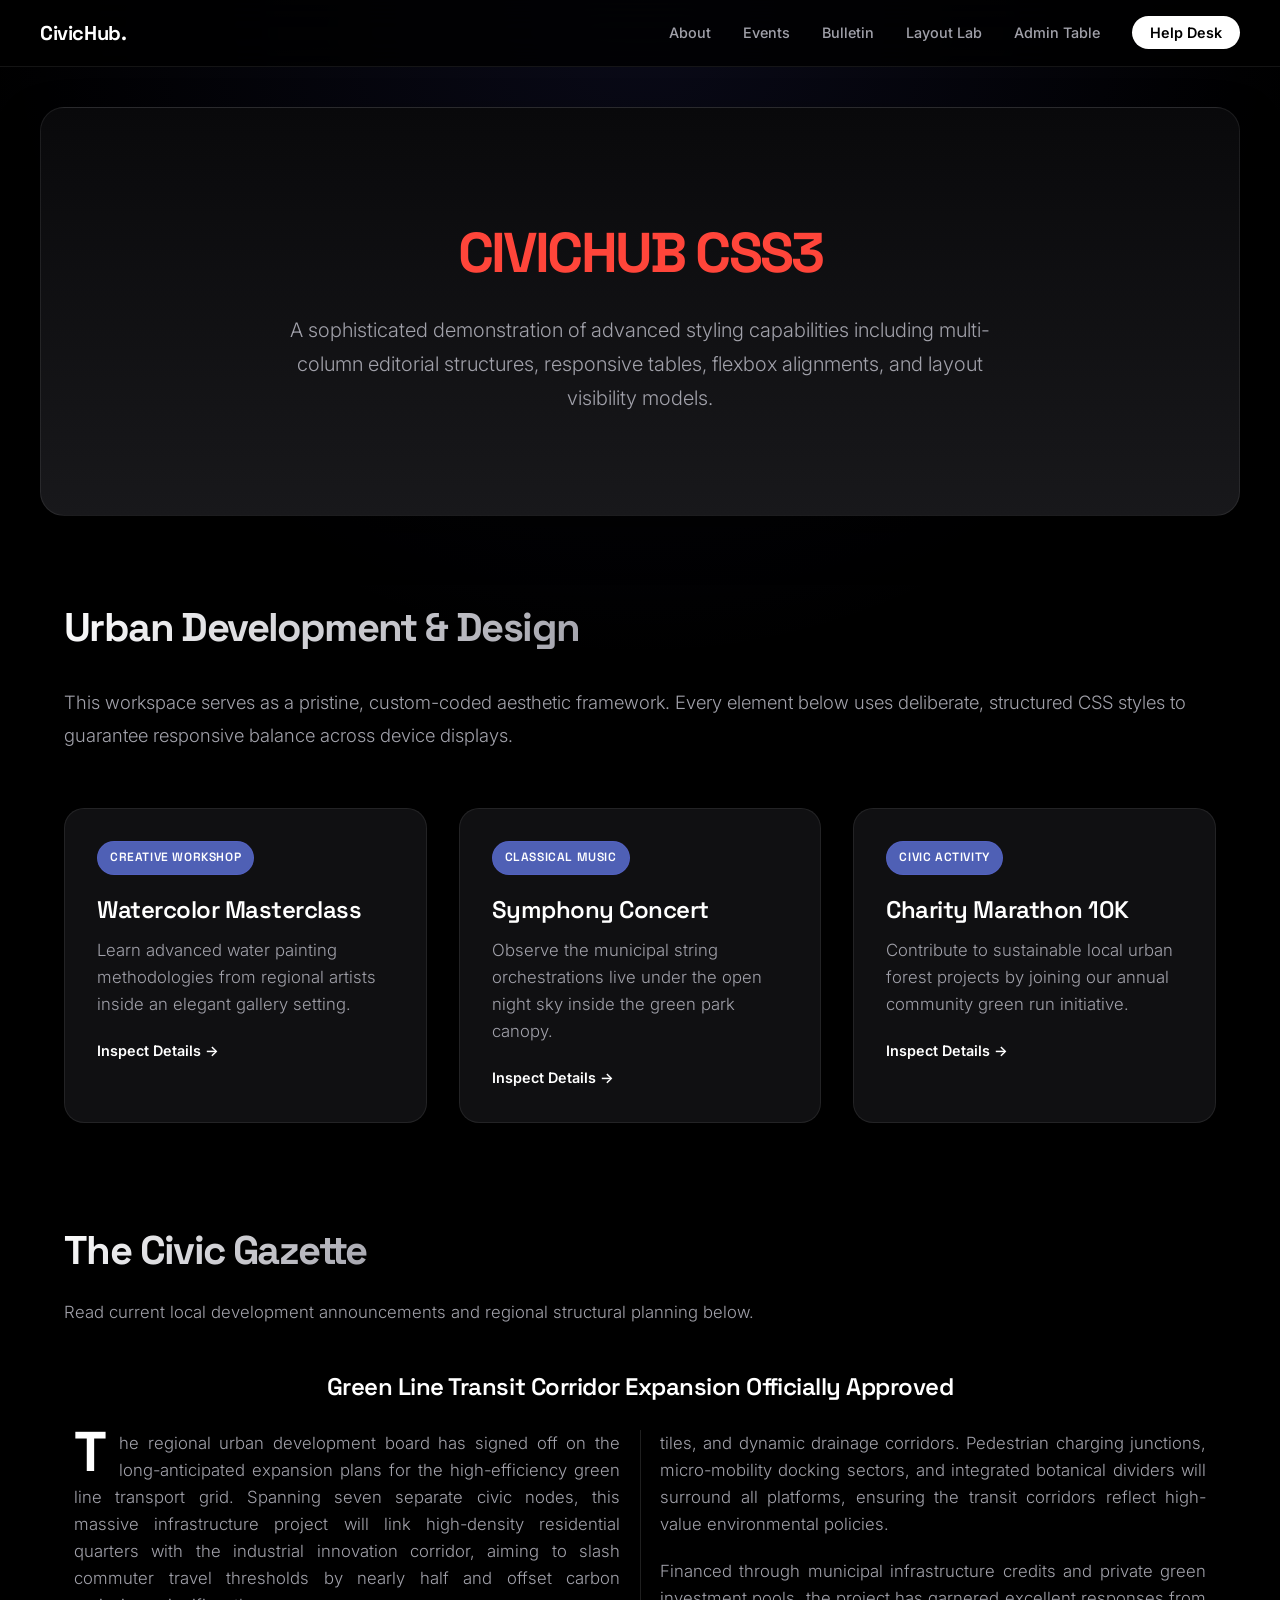
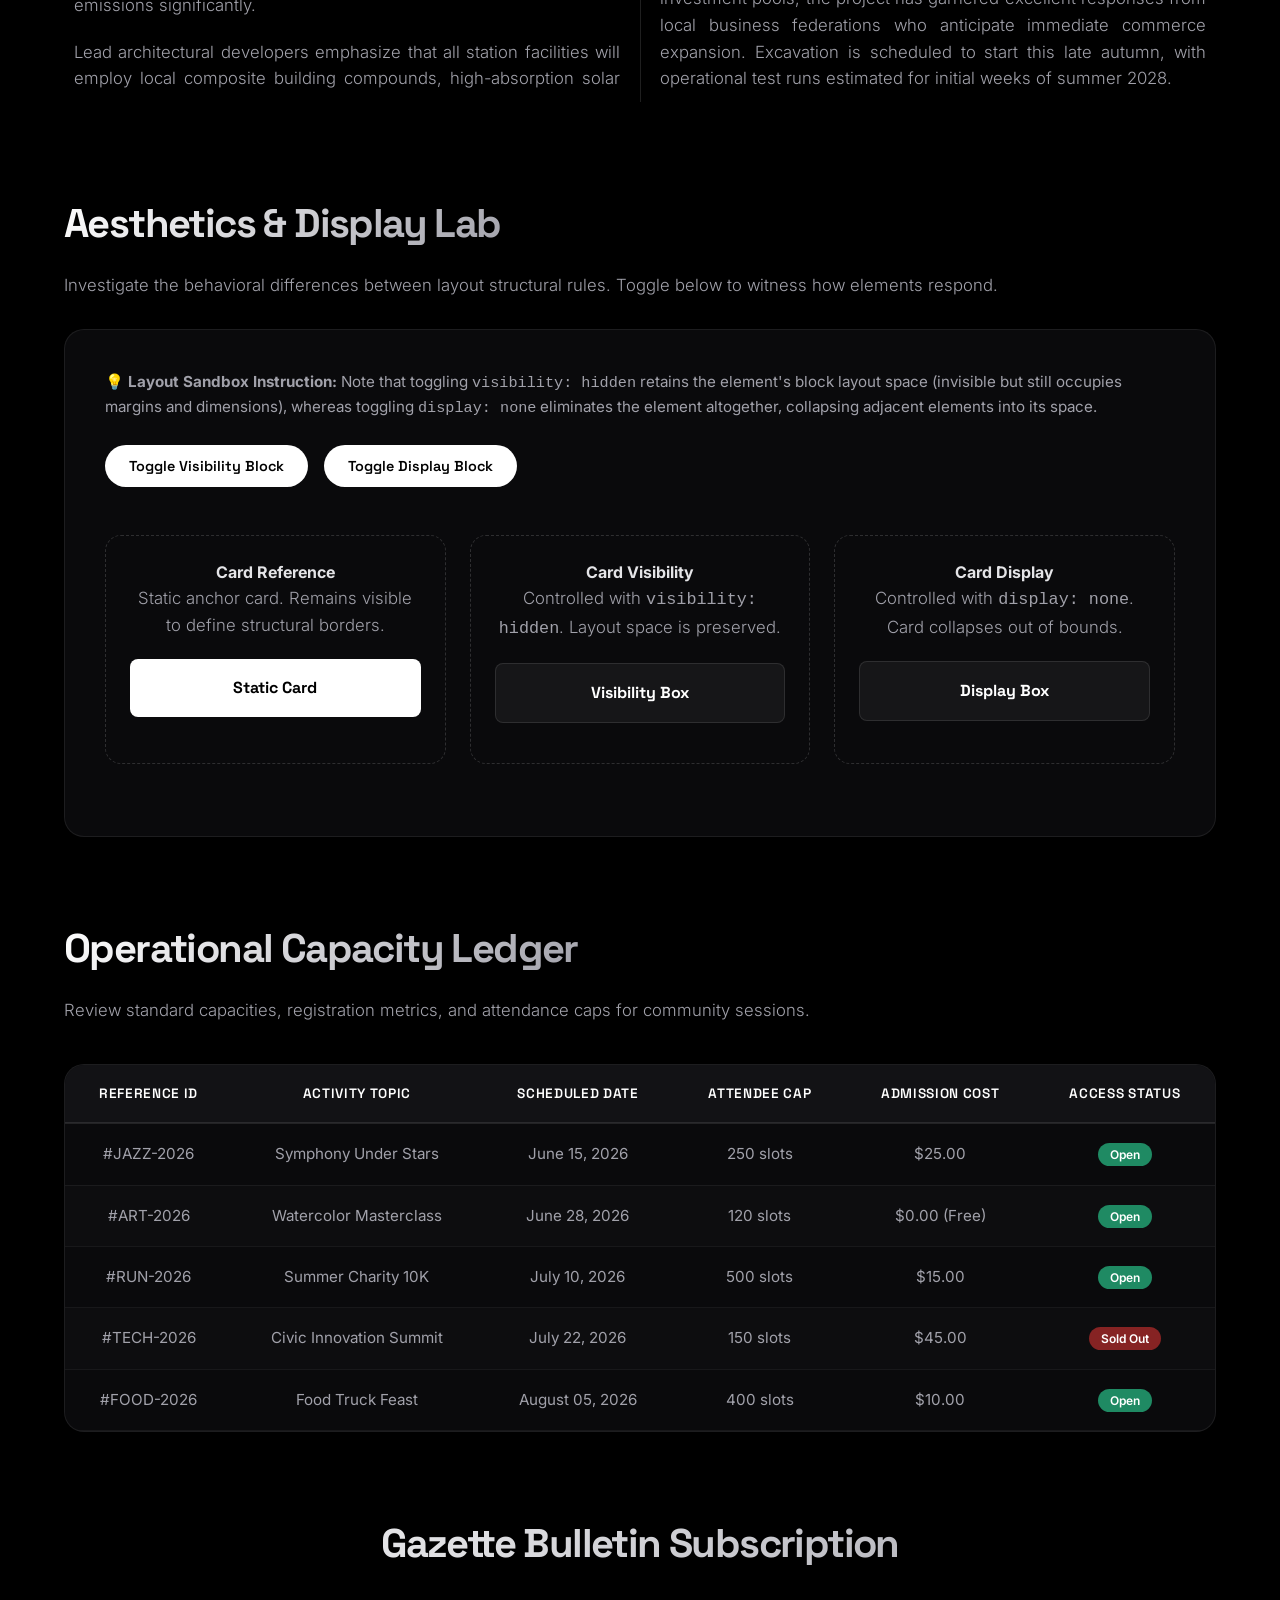
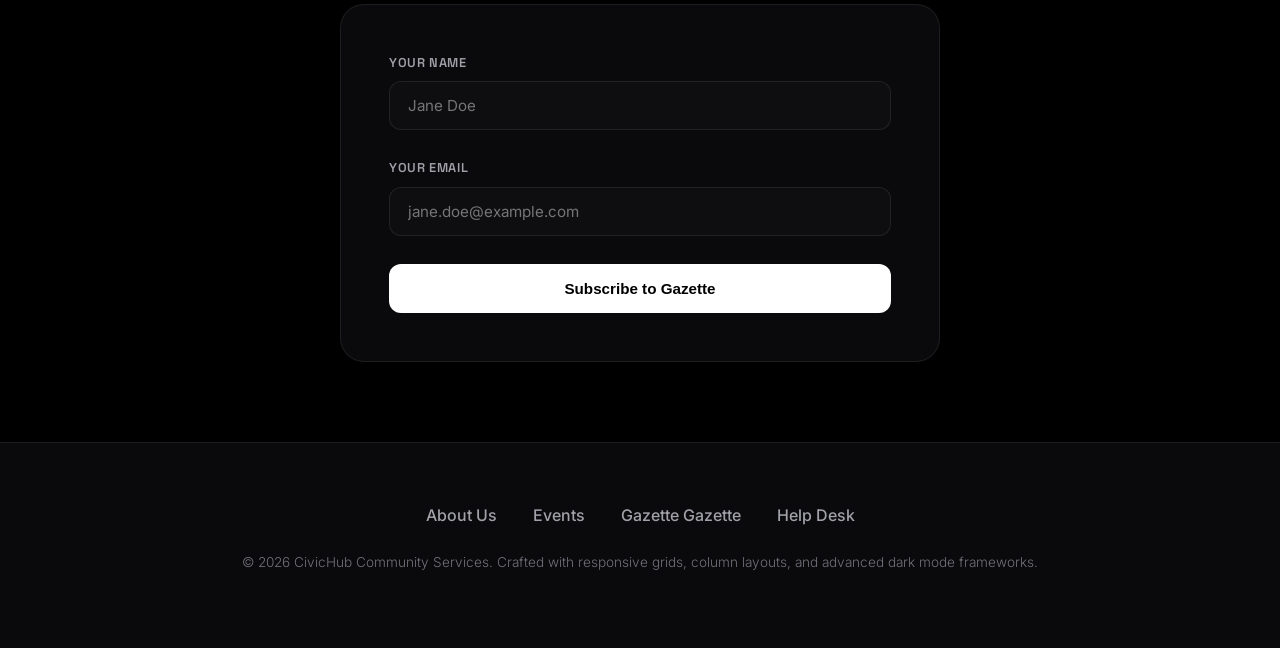
<file: CSS3-Exercises/index.html>
<!DOCTYPE html>
<html lang="en">
<head>
    <meta charset="UTF-8">
    <meta name="viewport" content="width=device-width, initial-scale=1.0">
    <title>CivicHub — CSS3 Premium Layout Lab</title>
    
    <!-- Google Fonts: Space Grotesk & Inter -->
    <link rel="preconnect" href="https://fonts.googleapis.com">
    <link rel="preconnect" href="https://fonts.gstatic.com" crossorigin>
    <link href="https://fonts.googleapis.com/css2?family=Inter:wght@300;400;500;600;700&family=Space+Grotesk:wght@500;700&display=swap" rel="stylesheet">
    
    <!-- ----------------------------------------------------
         Task 1: Embedded <style> tag in the <head> to define body background
         (Acts as the internal fallback CSS baseline, overridden by external styles.css)
         ---------------------------------------------------- -->
    <style>
        body {
            background-color: #000000; /* Embedded default dark baseline color */
        }
        
        /* Internal helper styling for the interactive layout comparison block */
        .interactive-section {
            background-color: #0a0a0c;
            padding: 40px;
            border-radius: 20px;
            box-shadow: 0 10px 30px rgba(0, 0, 0, 0.4);
            border: 1px solid rgba(255, 255, 255, 0.08);
            margin-top: 30px;
        }

        .toggle-btn {
            background-color: #ffffff;
            color: #000000;
            border: none;
            padding: 12px 24px;
            border-radius: 9999px;
            font-family: 'Space Grotesk', sans-serif;
            font-weight: 600;
            font-size: 0.9em;
            cursor: pointer;
            transition: all 0.2s ease;
            margin-right: 12px;
            margin-bottom: 16px;
        }

        .toggle-btn:hover {
            opacity: 0.9;
        }
        
        .toggle-status {
            font-size: 0.95rem;
            color: #a1a1aa;
            font-weight: 400;
            margin-bottom: 24px;
            line-height: 1.6;
        }
    </style>

    <!-- ----------------------------------------------------
         Task 1: Link an external stylesheet styles.css 
         (All reusable layouts and classes are resolved inside styles.css)
         ---------------------------------------------------- -->
    <link rel="stylesheet" href="styles.css">
</head>
<body>

    <!-- Task 6: Custom links, lists, and nav container -->
    <nav>
        <div class="brand">CivicHub.</div>
        <ul>
            <li><a href="#about">About</a></li>
            <li><a href="#cards">Events</a></li>
            <li><a href="#newspaper">Bulletin</a></li>
            <li><a href="#comparison">Layout Lab</a></li>
            <li><a href="#admin">Admin Table</a></li>
            <li><a href="help.html" class="cta-nav" target="_blank">Help Desk</a></li>
        </ul>
    </nav>

    <!-- Task 3: ID selector #mainHeader for the banner -->
    <header id="mainHeader">
        <!-- Task 1: Apply an inline style to make one heading red (Apple Red accent) -->
        <h1 style="color: #ff453a;">CivicHub CSS3</h1>
        <p>A sophisticated demonstration of advanced styling capabilities including multi-column editorial structures, responsive tables, flexbox alignments, and layout visibility models.</p>
    </header>

    <main class="section-container" id="about">
        
        <!-- Task 3: Element selector will style this <h2> -->
        <!-- Task 4: Gradient text header styled with CSS3 gradients -->
        <h2 class="gradient-header">Urban Development & Design</h2>
        <p style="font-size: 1.15rem; line-height: 1.8; margin-top: 10px; font-weight: 300;">
            This workspace serves as a pristine, custom-coded aesthetic framework. Every element below uses deliberate, structured CSS styles to guarantee responsive balance across device displays.
        </p>

        <!-- Task 3: Class selector .eventCard for event containers -->
        <!-- Task 10: Responsive layout using Grid system -->
        <div class="grid-layout" id="cards">
            
            <div class="eventCard">
                <span class="card-tag">Creative Workshop</span>
                <h3>Watercolor Masterclass</h3>
                <p>Learn advanced water painting methodologies from regional artists inside an elegant gallery setting.</p>
                <a href="#register" style="color:#ffffff; text-decoration:none; font-weight:600; font-size:0.9rem;">Inspect Details &rarr;</a>
            </div>

            <div class="eventCard">
                <span class="card-tag">Classical Music</span>
                <h3>Symphony Concert</h3>
                <p>Observe the municipal string orchestrations live under the open night sky inside the green park canopy.</p>
                <a href="#register" style="color:#ffffff; text-decoration:none; font-weight:600; font-size:0.9rem;">Inspect Details &rarr;</a>
            </div>

            <div class="eventCard">
                <span class="card-tag">Civic Activity</span>
                <h3>Charity Marathon 10K</h3>
                <p>Contribute to sustainable local urban forest projects by joining our annual community green run initiative.</p>
                <a href="#register" style="color:#ffffff; text-decoration:none; font-weight:600; font-size:0.9rem;">Inspect Details &rarr;</a>
            </div>

        </div>
    </main>

    <!-- Task 9: Newspaper Multiple Columns Layout -->
    <section class="section-container" id="newspaper">
        <h2 class="gradient-header">The Civic Gazette</h2>
        <p style="margin-bottom: 32px;">Read current local development announcements and regional structural planning below.</p>
        
        <!-- Newspaper layout rules applied here -->
        <article class="news-article-section">
            <h3 class="news-heading">Green Line Transit Corridor Expansion Officially Approved</h3>
            <p>
                <span class="drop-cap">T</span>he regional urban development board has signed off on the long-anticipated expansion plans for the high-efficiency green line transport grid. Spanning seven separate civic nodes, this massive infrastructure project will link high-density residential quarters with the industrial innovation corridor, aiming to slash commuter travel thresholds by nearly half and offset carbon emissions significantly.
            </p>
            <p>
                Lead architectural developers emphasize that all station facilities will employ local composite building compounds, high-absorption solar tiles, and dynamic drainage corridors. Pedestrian charging junctions, micro-mobility docking sectors, and integrated botanical dividers will surround all platforms, ensuring the transit corridors reflect high-value environmental policies.
            </p>
            <p>
                Financed through municipal infrastructure credits and private green investment pools, the project has garnered excellent responses from local business federations who anticipate immediate commerce expansion. Excavation is scheduled to start this late autumn, with operational test runs estimated for initial weeks of summer 2028.
            </p>
        </article>
    </section>

    <!-- Task 8: Box Model & Layout Control Interactive Playground -->
    <section class="section-container" id="comparison">
        <h2 class="gradient-header">Aesthetics & Display Lab</h2>
        <p>Investigate the behavioral differences between layout structural rules. Toggle below to witness how elements respond.</p>
        
        <div class="interactive-section">
            <div class="toggle-status">
                💡 <strong>Layout Sandbox Instruction:</strong> 
                Note that toggling <code>visibility: hidden</code> retains the element's block layout space (invisible but still occupies margins and dimensions), whereas toggling <code>display: none</code> eliminates the element altogether, collapsing adjacent elements into its space.
            </div>
            
            <button class="toggle-btn" onclick="toggleVisibility()">Toggle Visibility Block</button>
            <button class="toggle-btn" onclick="toggleDisplay()">Toggle Display Block</button>
            
            <div class="comparison-box">
                <!-- Card 1: Default state -->
                <div class="compare-card">
                    <h4>Card Reference</h4>
                    <p>Static anchor card. Remains visible to define structural borders.</p>
                    <div class="box-state">Static Card</div>
                </div>

                <!-- Card 2: Controlled via visibility: hidden -->
                <div class="compare-card" id="cardVisibility">
                    <h4>Card Visibility</h4>
                    <p>Controlled with <code>visibility: hidden</code>. Layout space is preserved.</p>
                    <div class="box-state" style="background-color: rgba(255, 255, 255, 0.05); color: #ffffff; border: 1px solid rgba(255,255,255,0.1);">Visibility Box</div>
                </div>

                <!-- Card 3: Controlled via display: none -->
                <div class="compare-card" id="cardDisplay">
                    <h4>Card Display</h4>
                    <p>Controlled with <code>display: none</code>. Card collapses out of bounds.</p>
                    <div class="box-state" style="background-color: rgba(255, 255, 255, 0.05); color: #ffffff; border: 1px solid rgba(255,255,255,0.1);">Display Box</div>
                </div>
            </div>
        </div>
    </section>

    <!-- Task 7: Premium Table Styling Demonstration -->
    <section class="section-container" id="admin">
        <h2 class="gradient-header">Operational Capacity Ledger</h2>
        <p>Review standard capacities, registration metrics, and attendance caps for community sessions.</p>
        
        <div class="table-wrapper">
            <table>
                <thead>
                    <tr>
                        <th>Reference ID</th>
                        <th>Activity Topic</th>
                        <th>Scheduled Date</th>
                        <th>Attendee Cap</th>
                        <th>Admission Cost</th>
                        <th>Access Status</th>
                    </tr>
                </thead>
                <tbody>
                    <tr>
                        <td>#JAZZ-2026</td>
                        <td>Symphony Under Stars</td>
                        <td>June 15, 2026</td>
                        <td>250 slots</td>
                        <td>$25.00</td>
                        <td><span class="status-pill open">Open</span></td>
                    </tr>
                    <tr>
                        <td>#ART-2026</td>
                        <td>Watercolor Masterclass</td>
                        <td>June 28, 2026</td>
                        <td>120 slots</td>
                        <td>$0.00 (Free)</td>
                        <td><span class="status-pill open">Open</span></td>
                    </tr>
                    <tr>
                        <td>#RUN-2026</td>
                        <td>Summer Charity 10K</td>
                        <td>July 10, 2026</td>
                        <td>500 slots</td>
                        <td>$15.00</td>
                        <td><span class="status-pill open">Open</span></td>
                    </tr>
                    <tr>
                        <td>#TECH-2026</td>
                        <td>Civic Innovation Summit</td>
                        <td>July 22, 2026</td>
                        <td>150 slots</td>
                        <td>$45.00</td>
                        <td><span class="status-pill full">Sold Out</span></td>
                    </tr>
                    <tr>
                        <td>#FOOD-2026</td>
                        <td>Food Truck Feast</td>
                        <td>August 05, 2026</td>
                        <td>400 slots</td>
                        <td>$10.00</td>
                        <td><span class="status-pill open">Open</span></td>
                    </tr>
                </tbody>
            </table>
        </div>
    </section>

    <!-- Task 8: Form Controls & Outline Focus Styling -->
    <section class="section-container" id="register">
        <h2 class="gradient-header" style="text-align: center; display: block; margin-bottom: 24px;">Gazette Bulletin Subscription</h2>
        
        <div class="form-container">
            <form onsubmit="event.preventDefault(); alert('Thank you for subscribing to the Civic Gazette!');">
                <div class="form-group">
                    <label for="newsletterName">Your Name</label>
                    <!-- Form input that triggers custom focus outlines (Task 8) -->
                    <input type="text" id="newsletterName" class="form-control" placeholder="Jane Doe" required>
                </div>
                <div class="form-group">
                    <label for="newsletterEmail">Your Email</label>
                    <input type="email" id="newsletterEmail" class="form-control" placeholder="jane.doe@example.com" required>
                </div>
                <button type="submit" class="btn-submit">Subscribe to Gazette</button>
            </form>
        </div>
    </section>

    <!-- Footer of the Portal -->
    <footer>
        <div class="footer-links">
            <a href="#about">About Us</a>
            <a href="#cards">Events</a>
            <a href="#newspaper">Gazette Gazette</a>
            <a href="help.html" target="_blank">Help Desk</a>
        </div>
        <p>&copy; 2026 CivicHub Community Services. Crafted with responsive grids, column layouts, and advanced dark mode frameworks.</p>
    </footer>

    <!-- Interactive script to showcase layout controls (Task 8) -->
    <script>
        function toggleVisibility() {
            const card = document.getElementById("cardVisibility");
            if (card.style.visibility === "hidden") {
                card.style.visibility = "visible";
                console.log("[Layout Lab] Visibility card toggled to: visible");
            } else {
                card.style.visibility = "hidden";
                console.log("[Layout Lab] Visibility card toggled to: hidden (Preserves block layout space)");
            }
        }

        function toggleDisplay() {
            const card = document.getElementById("cardDisplay");
            if (card.style.display === "none") {
                card.style.display = "block";
                console.log("[Layout Lab] Display card toggled to: block");
            } else {
                card.style.display = "none";
                console.log("[Layout Lab] Display card toggled to: none (Completely discards card space)");
            }
        }
    </script>
</body>
</html>
</file>
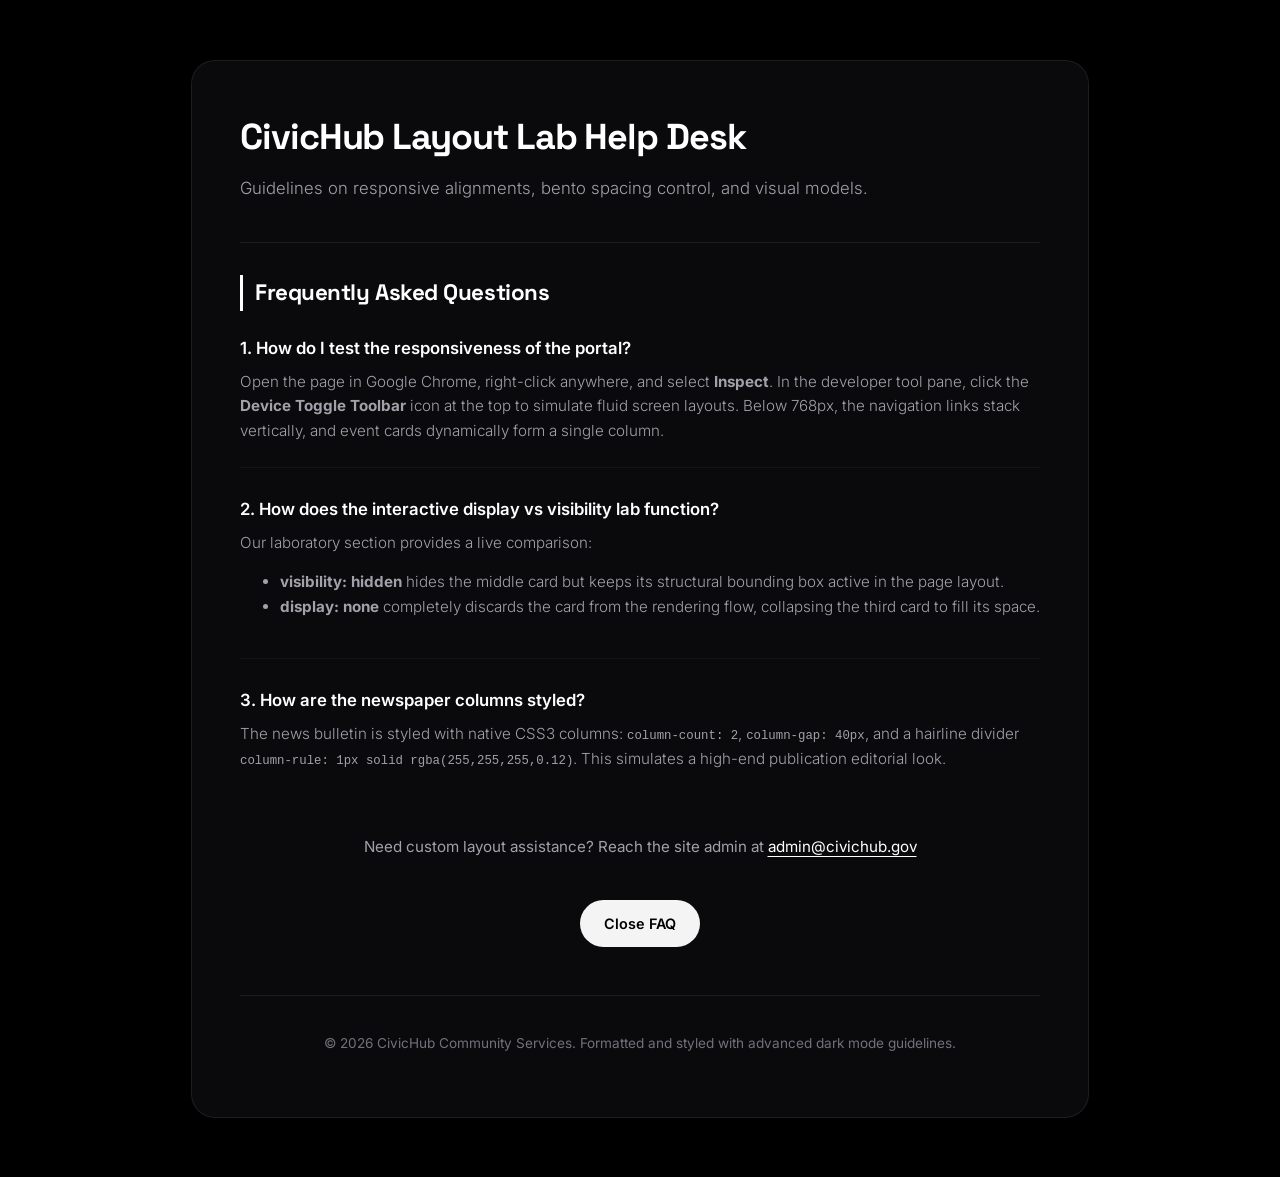
<file: CSS3-Exercises/help.html>
<!DOCTYPE html>
<html lang="en">
<head>
    <meta charset="UTF-8">
    <meta name="viewport" content="width=device-width, initial-scale=1.0">
    <title>Help Desk — CivicHub</title>
    
    <!-- Google Font -->
    <link rel="preconnect" href="https://fonts.googleapis.com">
    <link rel="preconnect" href="https://fonts.gstatic.com" crossorigin>
    <link href="https://fonts.googleapis.com/css2?family=Inter:wght@300;400;500;600;700&family=Space+Grotesk:wght@500;700&display=swap" rel="stylesheet">
    
    <style>
        :root {
            --bg-absolute: #000000;
            --bg-surface: #0a0a0c;
            --border-muted: rgba(255, 255, 255, 0.08);
            
            --text-primary: #f4f4f5;
            --text-secondary: #a1a1aa;
            --text-muted: #71717a;
            
            --accent-indigo: #6366f1;
            --shadow-premium: 0 8px 30px rgba(0, 0, 0, 0.5);
            --transition-smooth: all 0.3s cubic-bezier(0.16, 1, 0.3, 1);
        }

        body {
            font-family: 'Inter', sans-serif;
            background-color: var(--bg-absolute);
            color: var(--text-primary);
            line-height: 1.6;
            margin: 0;
            padding: 60px 20px;
            -webkit-font-smoothing: antialiased;
        }

        .help-container {
            max-width: 800px;
            margin: 0 auto;
            background-color: var(--bg-surface);
            padding: 48px;
            border-radius: 24px;
            border: 1px solid var(--border-muted);
            box-shadow: var(--shadow-premium);
        }

        header {
            border-bottom: 1px solid var(--border-muted);
            padding-bottom: 24px;
            margin-bottom: 32px;
            text-align: left;
        }

        h1 {
            font-family: 'Space Grotesk', sans-serif;
            color: #ffffff;
            font-size: 2.25rem;
            margin: 0;
            font-weight: 700;
            letter-spacing: -0.03em;
        }

        header p {
            color: var(--text-secondary);
            font-size: 1.05em;
            margin-top: 8px;
            font-weight: 300;
        }

        h2 {
            font-family: 'Space Grotesk', sans-serif;
            color: #ffffff;
            font-size: 1.4rem;
            margin-top: 0;
            margin-bottom: 24px;
            border-left: 3px solid #ffffff;
            padding-left: 12px;
            letter-spacing: -0.02em;
        }

        .faq-item {
            margin-bottom: 28px;
            padding-bottom: 24px;
            border-bottom: 1px solid rgba(255, 255, 255, 0.04);
        }

        .faq-item:last-child {
            border-bottom: none;
        }

        .faq-question {
            font-weight: 600;
            font-size: 1.05rem;
            color: #ffffff;
            margin-bottom: 8px;
        }

        .faq-answer {
            color: var(--text-secondary);
            font-weight: 300;
            font-size: 0.95em;
        }

        footer {
            text-align: center;
            margin-top: 48px;
            border-top: 1px solid var(--border-muted);
            padding-top: 24px;
            font-size: 0.85rem;
            color: var(--text-muted);
        }

        a {
            color: #ffffff;
            text-decoration: underline;
            text-underline-offset: 4px;
            transition: var(--transition-smooth);
        }

        a:hover {
            color: var(--accent-indigo);
        }

        .btn-close {
            background-color: var(--text-primary);
            color: var(--bg-absolute);
            padding: 12px 24px;
            text-decoration: none;
            border-radius: 9999px;
            display: inline-block;
            margin-top: 20px;
            font-weight: 600;
            font-size: 0.9em;
            transition: var(--transition-smooth);
        }

        .btn-close:hover {
            opacity: 0.9;
            transform: scale(0.98);
        }
    </style>
</head>
<body>

    <div class="help-container">
        <header>
            <h1>CivicHub Layout Lab Help Desk</h1>
            <p>Guidelines on responsive alignments, bento spacing control, and visual models.</p>
        </header>

        <main>
            <section>
                <h2>Frequently Asked Questions</h2>
                
                <div class="faq-item">
                    <div class="faq-question">1. How do I test the responsiveness of the portal?</div>
                    <div class="faq-answer">
                        Open the page in Google Chrome, right-click anywhere, and select <strong>Inspect</strong>. In the developer tool pane, click the <strong>Device Toggle Toolbar</strong> icon at the top to simulate fluid screen layouts. Below 768px, the navigation links stack vertically, and event cards dynamically form a single column.
                    </div>
                </div>

                <div class="faq-item">
                    <div class="faq-question">2. How does the interactive display vs visibility lab function?</div>
                    <div class="faq-answer">
                        Our laboratory section provides a live comparison:
                        <ul>
                            <li><strong>visibility: hidden</strong> hides the middle card but keeps its structural bounding box active in the page layout.</li>
                            <li><strong>display: none</strong> completely discards the card from the rendering flow, collapsing the third card to fill its space.</li>
                        </ul>
                    </div>
                </div>

                <div class="faq-item">
                    <div class="faq-question">3. How are the newspaper columns styled?</div>
                    <div class="faq-answer">
                        The news bulletin is styled with native CSS3 columns: <code>column-count: 2</code>, <code>column-gap: 40px</code>, and a hairline divider <code>column-rule: 1px solid rgba(255,255,255,0.12)</code>. This simulates a high-end publication editorial look.
                    </div>
                </div>
            </section>

            <section style="margin-top: 40px; text-align: center;">
                <p style="color: var(--text-secondary); margin-bottom: 20px; font-size: 0.95em;">
                    Need custom layout assistance? Reach the site admin at <a href="mailto:admin@civichub.gov">admin@civichub.gov</a>
                </p>
                <a href="#" onclick="window.close(); return false;" class="btn-close">Close FAQ</a>
            </section>
        </main>

        <footer>
            <p>&copy; 2026 CivicHub Community Services. Formatted and styled with advanced dark mode guidelines.</p>
        </footer>
    </div>

</body>
</html>
</file>
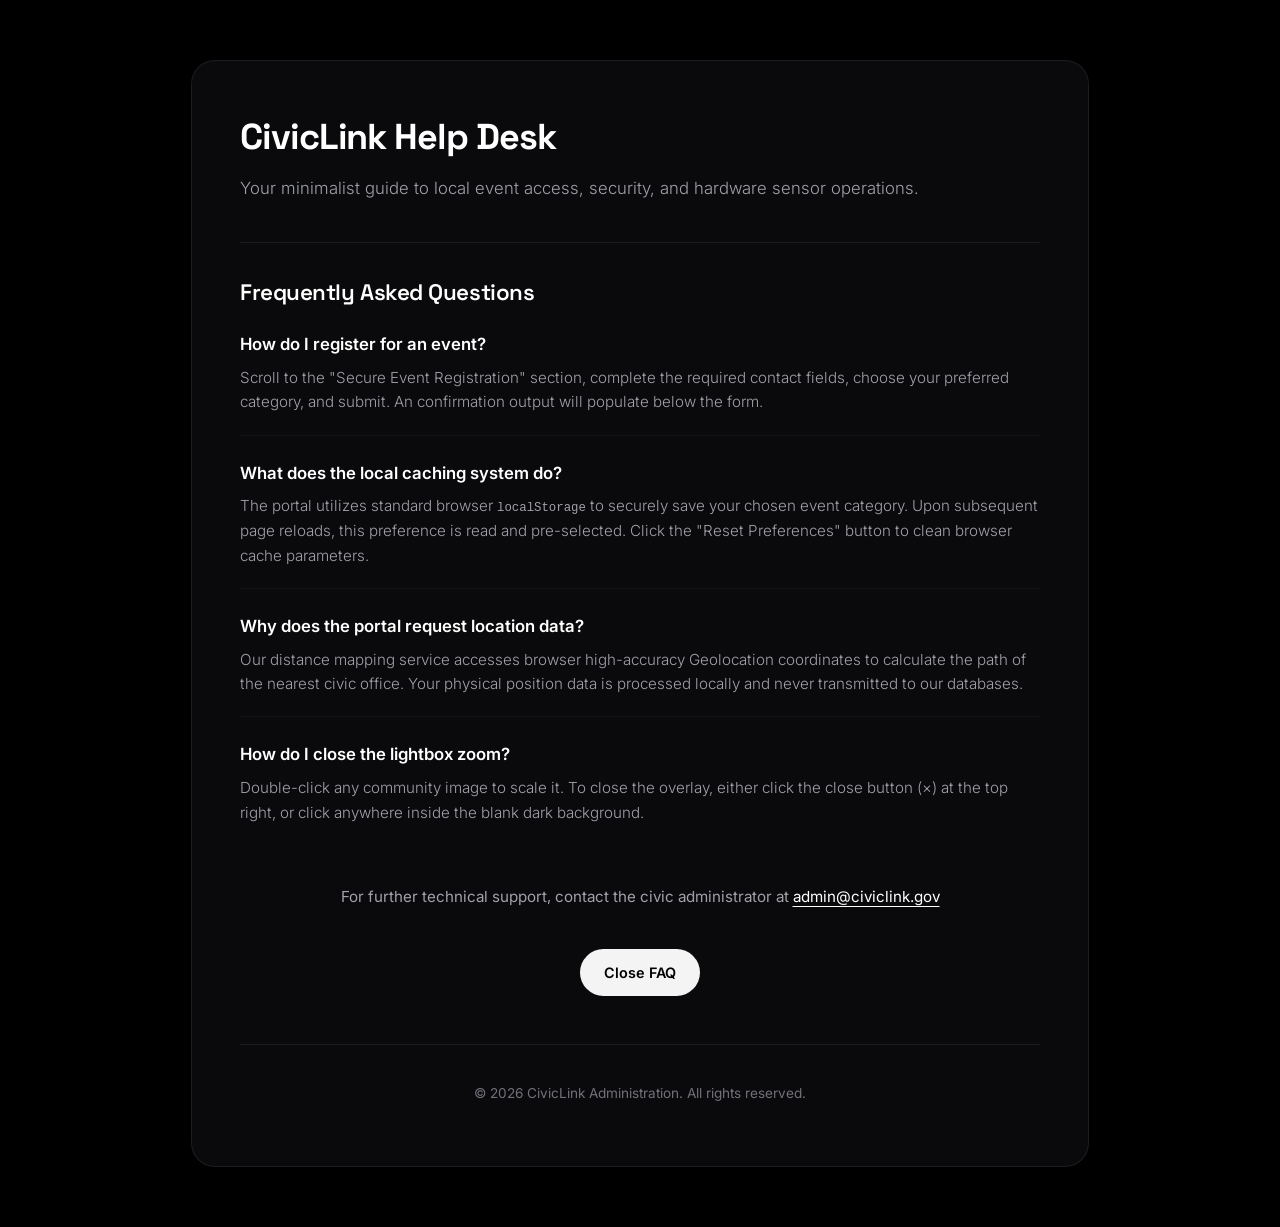
<file: HTML5-Exercises/help.html>
<!DOCTYPE html>
<html lang="en">
<head>
    <meta charset="UTF-8">
    <meta name="viewport" content="width=device-width, initial-scale=1.0">
    <title>Help Center — CivicLink</title>
    
    <!-- Google Fonts -->
    <link rel="preconnect" href="https://fonts.googleapis.com">
    <link rel="preconnect" href="https://fonts.gstatic.com" crossorigin>
    <link href="https://fonts.googleapis.com/css2?family=Inter:wght@300;400;500;600;700&family=Space+Grotesk:wght@500;700&display=swap" rel="stylesheet">
    
    <style>
        :root {
            --bg-absolute: #000000;
            --bg-surface: #0a0a0c;
            --bg-card: #151518;
            --border-muted: rgba(255, 255, 255, 0.08);
            
            --text-primary: #f4f4f5;
            --text-secondary: #a1a1aa;
            --text-muted: #71717a;
            
            --accent-indigo: #6366f1;
            --shadow-premium: 0 8px 30px rgba(0, 0, 0, 0.5);
            --transition-smooth: all 0.3s cubic-bezier(0.16, 1, 0.3, 1);
        }

        body {
            font-family: 'Inter', sans-serif;
            background-color: var(--bg-absolute);
            color: var(--text-primary);
            line-height: 1.6;
            margin: 0;
            padding: 60px 20px;
            -webkit-font-smoothing: antialiased;
        }

        .help-container {
            max-width: 800px;
            margin: 0 auto;
            background-color: var(--bg-surface);
            padding: 48px;
            border-radius: 24px;
            border: 1px solid var(--border-muted);
            box-shadow: var(--shadow-premium);
        }

        header {
            border-bottom: 1px solid var(--border-muted);
            padding-bottom: 24px;
            margin-bottom: 32px;
        }

        h1 {
            font-family: 'Space Grotesk', sans-serif;
            color: #ffffff;
            font-size: 2.25rem;
            margin: 0;
            font-weight: 700;
            letter-spacing: -0.03em;
        }

        header p {
            color: var(--text-secondary);
            font-size: 1.05em;
            margin-top: 8px;
            font-weight: 300;
        }

        section {
            margin-bottom: 32px;
        }

        h2 {
            font-family: 'Space Grotesk', sans-serif;
            color: #ffffff;
            font-size: 1.4rem;
            margin-top: 0;
            margin-bottom: 20px;
            font-weight: 600;
            letter-spacing: -0.02em;
        }

        .faq-list {
            list-style: none;
            padding: 0;
        }

        .faq-item {
            margin-bottom: 24px;
            padding-bottom: 20px;
            border-bottom: 1px solid rgba(255, 255, 255, 0.04);
        }

        .faq-item:last-child {
            border-bottom: none;
        }

        .faq-question {
            font-weight: 600;
            font-size: 1.05rem;
            color: #ffffff;
            margin-bottom: 8px;
        }

        .faq-answer {
            color: var(--text-secondary);
            font-weight: 300;
            font-size: 0.95em;
        }

        footer {
            text-align: center;
            font-size: 0.85em;
            color: var(--text-muted);
            margin-top: 48px;
            border-top: 1px solid var(--border-muted);
            padding-top: 24px;
        }

        a {
            color: #ffffff;
            text-decoration: underline;
            text-underline-offset: 4px;
            transition: var(--transition-smooth);
        }

        a:hover {
            color: var(--accent-indigo);
        }

        .btn-close {
            background-color: var(--text-primary);
            color: var(--bg-absolute);
            padding: 12px 24px;
            text-decoration: none;
            border-radius: 9999px;
            display: inline-block;
            margin-top: 20px;
            font-weight: 600;
            font-size: 0.9em;
            transition: var(--transition-smooth);
        }

        .btn-close:hover {
            opacity: 0.9;
            transform: scale(0.98);
        }
    </style>
</head>
<body>

    <div class="help-container">
        <!-- Header Section of the Help Page -->
        <header>
            <h1>CivicLink Help Desk</h1>
            <p>Your minimalist guide to local event access, security, and hardware sensor operations.</p>
        </header>

        <!-- Main FAQ Content -->
        <main>
            <section>
                <h2>Frequently Asked Questions</h2>
                <ul class="faq-list">
                    <li class="faq-item">
                        <div class="faq-question">How do I register for an event?</div>
                        <div class="faq-answer">
                            Scroll to the "Secure Event Registration" section, complete the required contact fields, choose your preferred category, and submit. An confirmation output will populate below the form.
                        </div>
                    </li>
                    <li class="faq-item">
                        <div class="faq-question">What does the local caching system do?</div>
                        <div class="faq-answer">
                            The portal utilizes standard browser <code>localStorage</code> to securely save your chosen event category. Upon subsequent page reloads, this preference is read and pre-selected. Click the "Reset Preferences" button to clean browser cache parameters.
                        </div>
                    </li>
                    <li class="faq-item">
                        <div class="faq-question">Why does the portal request location data?</div>
                        <div class="faq-answer">
                            Our distance mapping service accesses browser high-accuracy Geolocation coordinates to calculate the path of the nearest civic office. Your physical position data is processed locally and never transmitted to our databases.
                        </div>
                    </li>
                    <li class="faq-item">
                        <div class="faq-question">How do I close the lightbox zoom?</div>
                        <div class="faq-answer">
                            Double-click any community image to scale it. To close the overlay, either click the close button (&times;) at the top right, or click anywhere inside the blank dark background.
                        </div>
                    </li>
                </ul>
            </section>

            <section style="text-align: center; margin-top: 40px;">
                <p style="color: var(--text-secondary); margin-bottom: 20px; font-size: 0.95em;">
                    For further technical support, contact the civic administrator at <a href="mailto:admin@civiclink.gov">admin@civiclink.gov</a>
                </p>
                <!-- Close tab/window link -->
                <a href="#" onclick="window.close(); return false;" class="btn-close">Close FAQ</a>
            </section>
        </main>

        <!-- Footer of the Help Page -->
        <footer>
            <p>&copy; 2026 CivicLink Administration. All rights reserved.</p>
        </footer>
    </div>

</body>
</html>
</file>
<file: CSS3-Exercises/styles.css>
/* ==========================================
   CSS3 Premium College Assignment - Module 1
   Theme: Styling the "Local Community Event Portal"
   Aesthetic: Human-Crafted Apple/Microsoft Minimalist Dark Mode
   ========================================== */

/* ------------------------------------------
   1. Universal Reset & Typography (Task 3 & 5)
   ------------------------------------------ */

/* Task 3: Universal selector * to reset margins, padding, and layout border bounds */
* {
    margin: 0;
    padding: 0;
    box-sizing: border-box;
}

/* Task 5: Use @import to load Google Font for premium high-end sans-serif look */
@import url('https://fonts.googleapis.com/css2?family=Inter:wght@300;400;500;600;700&family=Space+Grotesk:wght@500;700&display=swap');

/* Task 4: Dark mode body colors, custom fallback, and ambient background asset link */
body {
    font-family: 'Inter', -apple-system, BlinkMacSystemFont, "Segoe UI", Roboto, Helvetica, Arial, sans-serif;
    color: #e4e4e7; /* Zinc 200 light silver text */
    line-height: 1.6;
    background-color: #000000; /* Fallback HEX absolute black (Task 4) */
    
    /* Task 4: Add high-contrast premium body background image texture with dark overlay */
    background-image: radial-gradient(circle at top, rgba(99, 102, 241, 0.1) 0%, rgba(0, 0, 0, 0) 60%),
                      linear-gradient(rgba(0, 0, 0, 0.98), rgba(0, 0, 0, 0.98)), 
                      url('https://images.unsplash.com/photo-1557683316-973673baf926?auto=format&fit=crop&q=80&w=1200');
    background-size: cover;
    background-attachment: fixed;
    background-position: center;
    -webkit-font-smoothing: antialiased;
}

/* ------------------------------------------
   2. Element Selectors (Task 3)
   ------------------------------------------ */

/* Task 3: Element selector to style all <h2> tags with high-end spacing & details */
h2 {
    font-family: 'Space Grotesk', sans-serif;
    font-size: 2.5rem;
    font-weight: 700;
    color: #ffffff;
    margin-bottom: 12px;
    letter-spacing: -0.04em; /* Task 5: letter-spacing */
    text-transform: capitalize; /* Task 5: text-transform */
}

/* Task 3: Grouping selector for h3, p to style together cleanly */
h3, p {
    font-family: 'Inter', sans-serif;
}

h3 {
    font-family: 'Space Grotesk', sans-serif;
    font-size: 1.5rem;
    font-weight: 600;
    color: #ffffff;
    margin-bottom: 8px;
    letter-spacing: -0.02em;
}

p {
    font-size: 1.05rem;
    color: #a1a1aa; /* Zinc 400 */
    margin-bottom: 20px;
    font-weight: 300;
}

/* ------------------------------------------
   3. ID Selectors (Task 3)
   ------------------------------------------ */

/* Task 3: ID selector #mainHeader for the header banner (Sleek Apple promo card style) */
#mainHeader {
    /* Task 4: Premium linear-gradient header background matching dark style */
    background: linear-gradient(180deg, #09090b 0%, #18181b 100%);
    border: 1px solid rgba(255, 255, 255, 0.08);
    color: #ffffff;
    padding: 100px 32px;
    text-align: center; /* Task 5: text-align */
    border-radius: 24px;
    box-shadow: 0 20px 40px rgba(0, 0, 0, 0.6);
    margin: 40px auto;
    max-width: 1200px;
    position: relative;
    overflow: hidden;
}

#mainHeader h1 {
    font-family: 'Space Grotesk', sans-serif;
    font-size: 3.5rem;
    font-weight: 700;
    margin-bottom: 16px;
    letter-spacing: -0.05em;
    text-transform: uppercase;
}

#mainHeader p {
    color: #a1a1aa;
    font-size: 1.25rem;
    max-width: 750px;
    margin: 0 auto;
    font-weight: 300;
    line-height: 1.7; /* Task 5: line-height */
}

/* ------------------------------------------
   4. Class Selectors & Box Model (Task 3 & 8)
   ------------------------------------------ */

/* Task 3 & 8: Class selector .eventCard for event containers */
.eventCard {
    /* Task 4: Sleek RGBA dark transparent background for premium glassmorphism effect */
    background-color: rgba(24, 24, 27, 0.7);
    
    /* Task 8: Add border, padding, and margin to .eventCard */
    border: 1px solid rgba(255, 255, 255, 0.08);
    padding: 32px;
    margin: 16px 0;
    
    border-radius: 20px;
    box-shadow: 0 4px 20px rgba(0, 0, 0, 0.3);
    transition: all 0.3s cubic-bezier(0.16, 1, 0.3, 1);
    backdrop-filter: blur(20px);
}

.eventCard:hover {
    transform: translateY(-4px);
    border-color: rgba(255, 255, 255, 0.15);
    box-shadow: 0 20px 40px rgba(0, 0, 0, 0.5);
}

.card-tag {
    background-color:  #4f60b5;
    color: white;
    font-size: 0.75rem;
    font-weight: 600;
    text-transform: uppercase;
    padding: 6px 12px;
    border-radius: 9999px;
    display: inline-block;
    margin-bottom: 16px;
    border: 1px solid rgba(99, 102, 241, 0.2);
    font-family: 'Space Grotesk', sans-serif;
    letter-spacing: 0.05em;
}

/* ------------------------------------------
   5. Link & List Styling (Task 6)
   ------------------------------------------ */

/* Navigation menu setup */
nav {
    background-color: rgba(0, 0, 0, 0.8);
    backdrop-filter: blur(20px);
    -webkit-backdrop-filter: blur(20px);
    padding: 16px 40px;
    position: sticky;
    top: 0;
    z-index: 100;
    display: flex;
    justify-content: space-between;
    align-items: center;
    border-bottom: 1px solid rgba(255, 255, 255, 0.08);
}

nav .brand {
    color: #ffffff;
    font-family: 'Space Grotesk', sans-serif;
    font-size: 1.25rem;
    font-weight: 700;
    letter-spacing: -0.02em;
}

nav ul {
    display: flex;
    align-items: center;
    
    /* Task 6: Use list-style-type and remove bullets from nav menu */
    list-style-type: none;
}

/* Task 6: Add padding and margin to list items for spacing */
nav ul li {
    margin-left: 32px;
    padding: 4px 0;
}

/* Task 6: Style links with :link, :hover, :active, and :visited pseudo-classes */
nav ul li a:link {
    color: #a1a1aa; /* Unvisited link state */
    text-decoration: none;
    font-weight: 500;
    font-size: 0.9rem;
    transition: color 0.2s ease;
}

nav ul li a:visited {
    color: #a1a1aa; /* Visited state - matching nav colors to look professional */
}

nav ul li a:hover {
    color: #ffffff; /* Hover state - solid white highlight */
}

nav ul li a:active {
    color: #818cf8; /* Active click state */
}

/* Accent Button in Navigation */
.cta-nav:link, .cta-nav:visited {
    background-color: #ffffff;
    color: #000000 !important;
    padding: 8px 18px;
    border-radius: 9999px;
    font-weight: 600;
    transition: all 0.2s ease;
}

.cta-nav:hover {
    opacity: 0.9;
}

.cta-nav:active {
    transform: scale(0.97);
}

/* ------------------------------------------
   6. Table Styling (Task 7)
   ------------------------------------------ */

.table-wrapper {
    overflow-x: auto;
    margin: 40px 0;
    border-radius: 20px;
    border: 1px solid rgba(255, 255, 255, 0.08);
    box-shadow: 0 10px 30px rgba(0, 0, 0, 0.4);
    background-color: #0a0a0c;
}

/* Task 7: Style table, th, and td with borders, padding, and background color */
table {
    width: 100%;
    
    /* Task 7: Use border-collapse: collapse */
    border-collapse: collapse;
}

th, td {
    padding: 18px 24px;
    border-bottom: 1px solid rgba(255, 255, 255, 0.06);
    
    /* Task 7: Use text-align: center */
    text-align: center;
}

th {
    background-color: #121215;
    color: #ffffff;
    font-weight: 600;
    font-size: 0.85rem;
    text-transform: uppercase;
    letter-spacing: 0.05em;
    border-bottom: 2px solid rgba(255, 255, 255, 0.1);
    font-family: 'Space Grotesk', sans-serif;
}

td {
    font-size: 0.95rem;
    color: #a1a1aa;
}

/* Task 7: Add zebra striping to rows using nth-child(even) */
tr:nth-child(even) {
    background-color: rgba(255, 255, 255, 0.01);
}

/* Hover effect on table rows */
tr:hover {
    background-color: rgba(255, 255, 255, 0.04) !important;
    transition: background-color 0.2s ease;
}

/* Status pill inside table */
.status-pill {
    padding: 4px 12px;
    border-radius: 9999px;
    font-size: 0.75rem;
    font-weight: 600;
}

.status-pill.open {
    background-color: #1f8a63;
    color: white;
}

.status-pill.full {
    background-color: #862323;
    color: white;
}

/* ------------------------------------------
   7. Form Styling & Outlines (Task 8)
   ------------------------------------------ */

.form-container {
    max-width: 600px;
    margin: 0 auto;
    background-color: #0a0a0c;
    padding: 48px;
    border-radius: 24px;
    box-shadow: 0 30px 60px rgba(0, 0, 0, 0.5);
    border: 1px solid rgba(255, 255, 255, 0.08);
}

.form-group {
    margin-bottom: 28px;
}

.form-group label {
    display: block;
    font-size: 0.8rem;
    font-weight: 600;
    color: #a1a1aa;
    margin-bottom: 8px;
    text-transform: uppercase;
    letter-spacing: 0.05em;
    font-family: 'Space Grotesk', sans-serif;
}

.form-control {
    width: 100%;
    padding: 14px 18px;
    border: 1px solid rgba(255, 255, 255, 0.08);
    border-radius: 12px;
    font-family: inherit;
    font-size: 0.95rem;
    background-color: rgba(255, 255, 255, 0.02);
    color: #ffffff;
    transition: all 0.2s ease;
}

/* Task 8: Add outline to highlight selected fields in a form */
.form-control:focus {
    outline: 2px solid rgba(255, 255, 255, 0.3); /* High contrast white outline focus */
    outline-offset: 2px;
    border-color: #ffffff;
    background-color: rgba(255, 255, 255, 0.04);
}

.btn-submit {
    background-color: #ffffff;
    color: #000000;
    border: none;
    width: 100%;
    padding: 16px;
    border-radius: 12px;
    font-size: 0.95rem;
    font-weight: 600;
    cursor: pointer;
    transition: all 0.2s ease;
}

.btn-submit:hover {
    opacity: 0.9;
}

.btn-submit:active {
    transform: scale(0.98);
}

/* ------------------------------------------
   8. Box Model Layout Control Comparison (Task 8)
   ------------------------------------------ */

.comparison-box {
    display: flex;
    gap: 24px;
    margin: 32px 0;
}

.compare-card {
    flex: 1;
    background-color: #0a0a0c;
    padding: 24px;
    border-radius: 16px;
    border: 1px dashed rgba(255, 255, 255, 0.15);
    text-align: center;
}

.box-state {
    padding: 16px;
    background-color: #ffffff;
    color: #000000;
    border-radius: 8px;
    margin: 16px 0;
    font-weight: bold;
    font-family: 'Space Grotesk', sans-serif;
}

/* Dynamic display states */
.state-hidden {
    visibility: hidden; /* Takes up layout space, but invisible */
}

.state-none {
    display: none; /* Completely removed from document layout flow */
}

/* ------------------------------------------
   9. Newspaper Column Layout (Task 9)
   ------------------------------------------ */

/* Task 9: Create a news article section and apply specific column properties */
.news-article-section {
    column-count: 2;
    column-gap: 40px;
    column-rule: 1px solid rgba(255, 255, 255, 0.12); /* Modern metallic separator rules */
    text-align: justify;
    padding: 10px;
    color: #a1a1aa;
}

.news-heading {
    column-span: all;
    margin-bottom: 24px;
    text-align: center;
    color: #ffffff;
}

.drop-cap {
    font-family: 'Space Grotesk', sans-serif;
    font-size: 3.5rem;
    float: left;
    line-height: 0.8;
    padding-right: 12px;
    color: #ffffff;
    font-weight: 700;
}

/* ------------------------------------------
   10. Flexbox & Grid Responsive Layouts (Task 10)
   ------------------------------------------ */

.grid-layout {
    display: grid;
    grid-template-columns: repeat(3, 1fr);
    gap: 32px;
    margin: 40px 0;
}

.section-container {
    max-width: 1200px;
    margin: 80px auto;
    padding: 0 24px;
}

/* Premium styled section headers */
.gradient-header {
    background: linear-gradient(135deg, #ffffff, #a1a1aa);
    -webkit-background-clip: text;
    -webkit-text-fill-color: transparent;
    display: inline-block;
    padding-bottom: 4px;
}

/* ------------------------------------------
   11. Media Queries for Responsiveness (Task 10)
   ------------------------------------------ */

/* Task 10: Add a media query for screens smaller than 768px */
@media (max-width: 768px) {
    
    /* Stack navigation links vertically instead of horizontally */
    nav {
        flex-direction: column;
        gap: 20px;
        padding: 24px;
    }
    
    nav ul {
        flex-direction: column;
        width: 100%;
        gap: 12px;
        text-align: center;
    }
    
    nav ul li {
        margin-left: 0;
        width: 100%;
    }
    
    nav ul li a {
        display: block;
        padding: 10px;
        background-color: rgba(255, 255, 255, 0.02);
        border-radius: 8px;
    }
    
    /* Reduce image sizes and font sizes */
    body {
        font-size: 0.95rem; /* Slight typography shrink */
    }
    
    h2 {
        font-size: 2rem;
    }
    
    #mainHeader {
        padding: 60px 24px;
    }
    
    #mainHeader h1 {
        font-size: 2.5rem;
    }
    
    /* Use %, vw, vh for flexible layout controls */
    .grid-layout {
        grid-template-columns: 1fr; /* Switch to single column stack */
        gap: 24px;
        width: 100%;
    }
    
    .news-article-section {
        column-count: 1; /* Drop to 1 column on tablet/mobile */
        column-gap: 0;
        column-rule: none;
    }
    
    /* Box Model Control Stack */
    .comparison-box {
        flex-direction: column;
        gap: 20px;
    }
}

/* ------------------------------------------
   12. Footer Styling
   ------------------------------------------ */
footer {
    background-color: #0a0a0c;
    color: #71717a;
    padding: 60px 24px;
    text-align: center;
    margin-top: 80px;
    border-top: 1px solid rgba(255, 255, 255, 0.08);
}

footer p {
    color: #71717a;
    font-size: 0.85rem;
}

footer .footer-links {
    margin-bottom: 24px;
}

footer .footer-links a:link, footer .footer-links a:visited {
    color: #a1a1aa;
    margin: 0 16px;
    text-decoration: none;
    font-weight: 500;
}

footer .footer-links a:hover {
    color: #ffffff;
}
</file>
